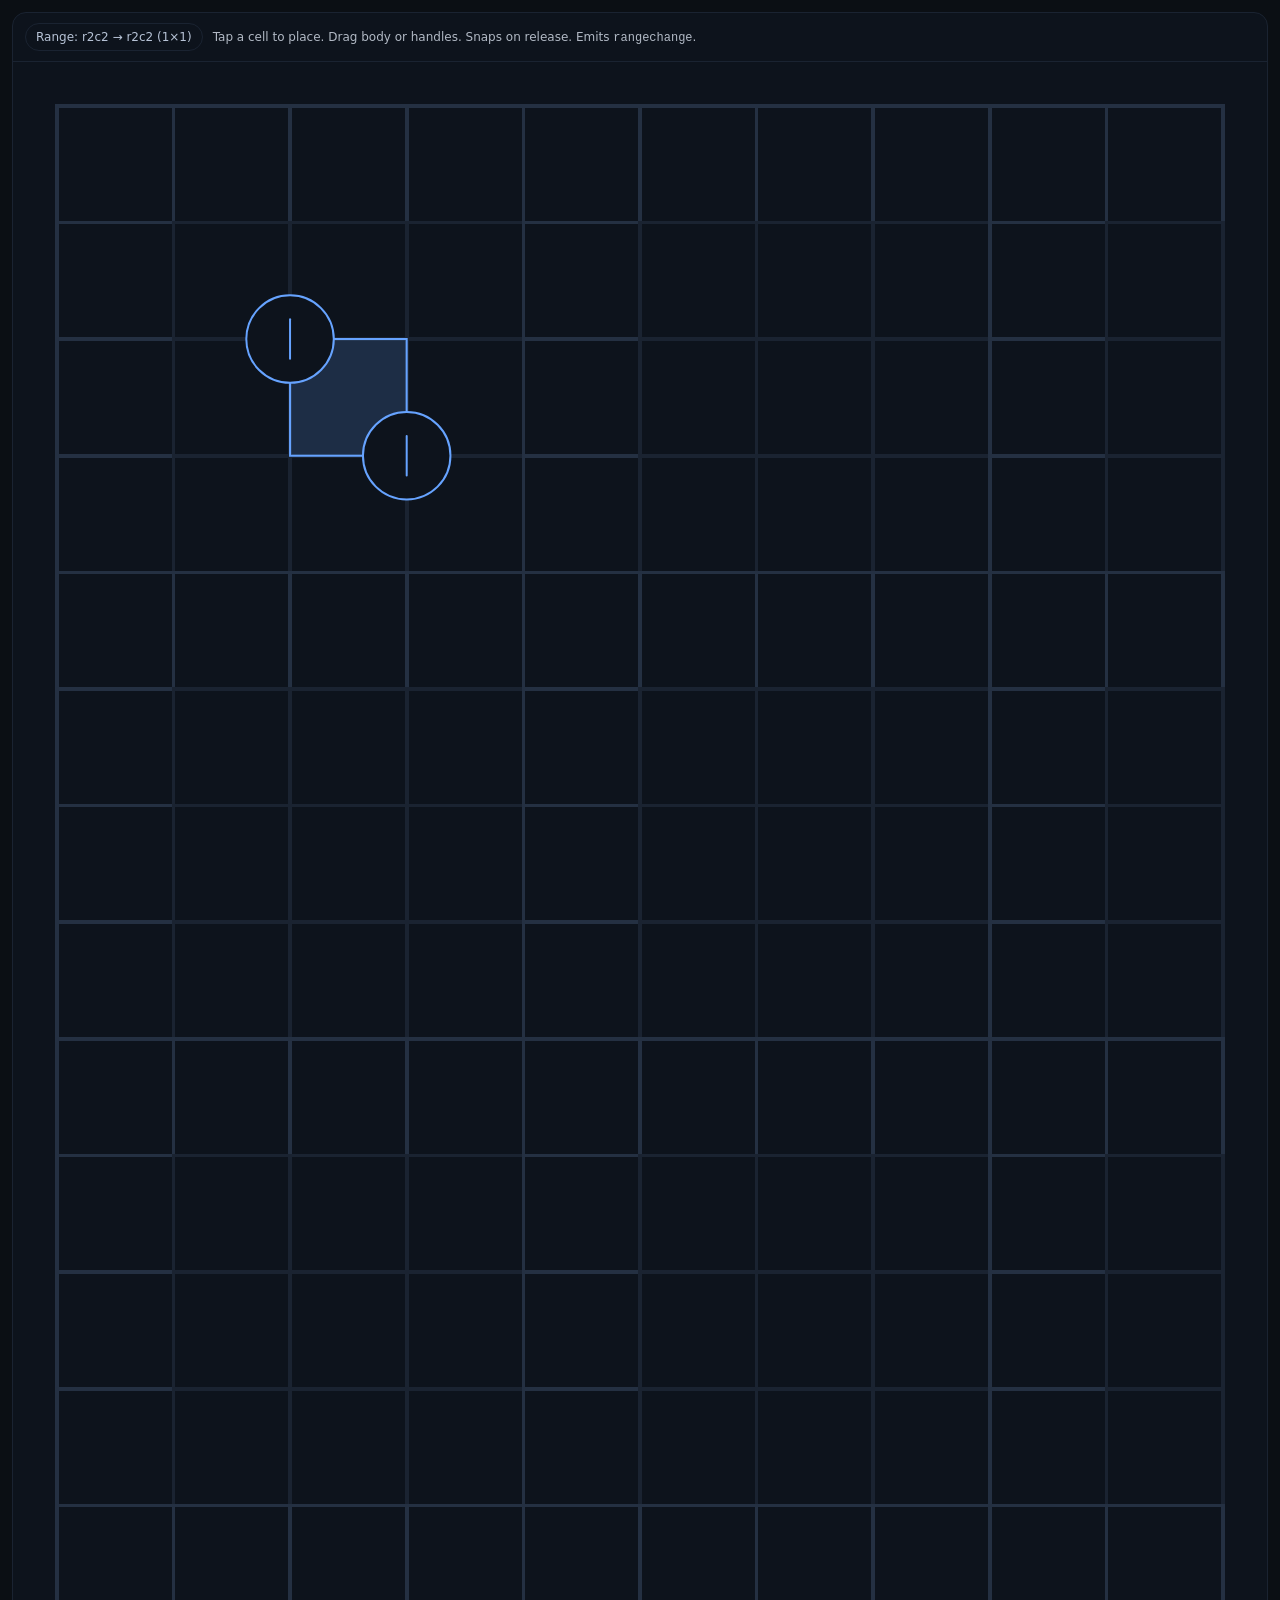
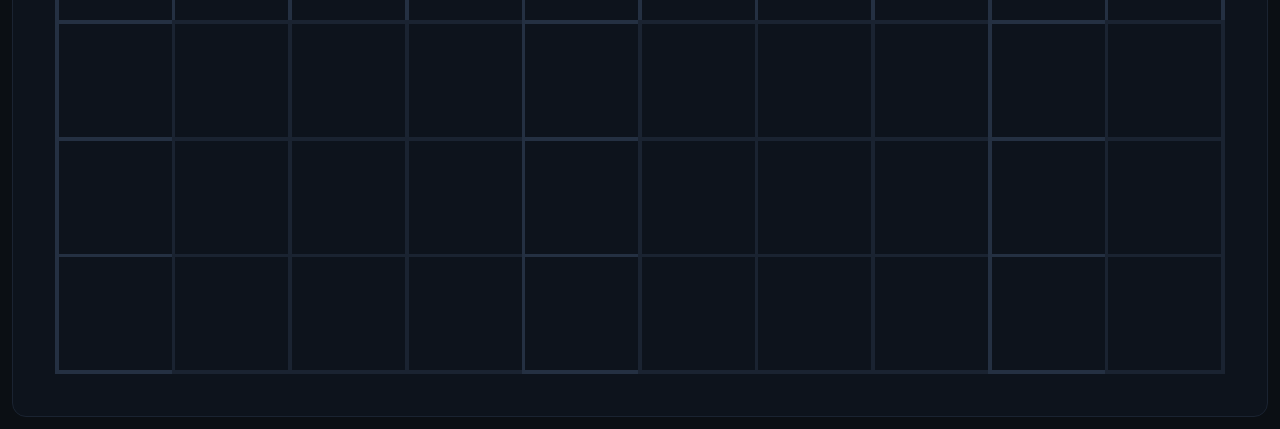
<file: gpt-tile-selector.html>
<!doctype html>
<html lang="en">

<head>
  <meta charset="utf-8" />
  <meta name="viewport" content="width=device-width,initial-scale=1,viewport-fit=cover" />
  <title>Mobile-first SVG Range Selector</title>
  <style>
    :root {
      --bg: #0b0f14;
      --grid: #243042;
      --grid2: #1a2331;
      --sel: #66a3ff;
      --selFill: rgba(102, 163, 255, .18);
    }
    
    body {
      margin: 0;
      background: var(--bg);
      color: #cfd7e3;
      font-family: system-ui, -apple-system, Segoe UI, Roboto, Arial, sans-serif;
    }
    
    .wrap {
      padding: 12px;
    }
    
    .card {
      border: 1px solid #1a2331;
      border-radius: 14px;
      overflow: hidden;
      background: #0d131c;
    }
    
    .header {
      display: flex;
      gap: 10px;
      align-items: center;
      padding: 10px 12px;
      border-bottom: 1px solid #1a2331;
    }
    
    .pill {
      font-size: 12px;
      padding: 6px 10px;
      border: 1px solid #1a2331;
      border-radius: 999px;
      color: #b7c3d6;
    }
    
    .note {
      font-size: 12px;
      opacity: .85;
    }
    
    svg {
      display: block;
      width: 100%;
      height: auto;
      touch-action: none;
      user-select: none;
      -webkit-user-select: none;
    }
    
    .tile {
      fill: transparent;
    }
    
    .tileStroke {
      stroke: var(--grid2);
      stroke-width: 1;
      shape-rendering: crispEdges;
    }
    
    .tileStroke.major {
      stroke: var(--grid);
    }
    
    .selRect {
      fill: var(--selFill);
      stroke: var(--sel);
      stroke-width: 2;
      vector-effect: non-scaling-stroke;
    }
    
    .handle {
      fill: #0d131c;
      stroke: var(--sel);
      stroke-width: 2;
      vector-effect: non-scaling-stroke;
    }
    
    .handleHit {
      fill: transparent;
    }
    
    .handleLine {
      stroke: var(--sel);
      stroke-width: 2;
      vector-effect: non-scaling-stroke;
      stroke-linecap: round;
    }
  </style>
</head>

<body>
  <div class="wrap">
    <div class="card">
      <div class="header">
        <div class="pill" id="rangeReadout">Range: —</div>
        <div class="note">Tap a cell to place. Drag body or handles. Snaps on release. Emits <code>rangechange</code>.</div>
      </div>
      <svg id="sheet" viewBox="0 0 360 520" aria-label="sheet"></svg>
    </div>
  </div>
  
  <script>
    /**
     * Mobile-first, Excel-style range selector on an SVG grid.
     * - Tap a cell to insert selector at 1x1.
     * - Drag body to move entire range.
     * - Drag start/end handles to resize; seamless inversion supported.
     * - Snaps to grid on drag end.
     * - Emits CustomEvent('rangechange', { detail: { start:{r,c}, end:{r,c} } })
     */
    
    class SvgRangeSelector {
      /**
       * @param {SVGSVGElement} svg
       * @param {{
       *  rows:number, cols:number,
       *  cellW:number, cellH:number,
       *  majorEvery?:number,
       *  handleRadius?:number,
       *  padding?:number,
       * }} opts
       */
      constructor(svg, opts) {
        this.svg = svg;
        this.opts = {
          majorEvery: 5,
          handleRadius: 12,
          padding: 10,
          ...opts,
        };
        
        this.rows = this.opts.rows;
        this.cols = this.opts.cols;
        this.cellW = this.opts.cellW;
        this.cellH = this.opts.cellH;
        
        // Range in cell coordinates (inclusive)
        this.range = {
          a: { r: 0, c: 0 }, // one corner
          b: { r: 0, c: 0 }, // opposite corner
        };
        
        // Drag state
        this.drag = {
          mode: null, // 'move' | 'a' | 'b'
          pointerId: null,
          startPt: null, // SVG pt at pointerdown
          startRange: null, // snapshot of range at pointerdown
          moveAnchor: null, // offset in cells for moving
        };
        
        this._build();
        this._bind();
        this.render();
      }
      
      // --- Public: set range via 1x1 cell insertion
      placeAtCell(r, c) {
        const rr = this._clamp(r, 0, this.rows - 1);
        const cc = this._clamp(c, 0, this.cols - 1);
        this.range.a = { r: rr, c: cc };
        this.range.b = { r: rr, c: cc };
        this.render();
        this._emit();
      }
      
      // --- Emit rangechange on drag end / placement
      _emit() {
        const { start, end } = this._normalizedRange();
        this.svg.dispatchEvent(
          new CustomEvent("rangechange", {
            detail: { start, end },
            bubbles: true,
            composed: true,
          })
        );
      }
      
      // --- Build SVG elements
      _build() {
        const svg = this.svg;
        
        // Size viewBox based on grid
        const w = this.opts.padding * 2 + this.cols * this.cellW;
        const h = this.opts.padding * 2 + this.rows * this.cellH;
        svg.setAttribute("viewBox", `0 0 ${w} ${h}`);
        
        // Root groups
        this.gGrid = this._el("g");
        this.gSel = this._el("g");
        
        svg.appendChild(this.gGrid);
        svg.appendChild(this.gSel);
        
        // Grid background rect (for hit, if needed)
        this.bg = this._el("rect", {
          x: 0,
          y: 0,
          width: w,
          height: h,
          fill: "transparent"
        });
        this.gGrid.appendChild(this.bg);
        
        // Grid tiles (for tap-to-place)
        this.tiles = [];
        for (let r = 0; r < this.rows; r++) {
          for (let c = 0; c < this.cols; c++) {
            const x = this._pxX(c);
            const y = this._pxY(r);
            
            // A transparent tile rect for pointer events
            const tile = this._el("rect", {
              x,
              y,
              width: this.cellW,
              height: this.cellH,
              class: "tile",
              "data-r": r,
              "data-c": c
            });
            
            // Stroke grid line (separate so tile remains transparent)
            const stroke = this._el("rect", {
              x,
              y,
              width: this.cellW,
              height: this.cellH,
              fill: "transparent",
              class: "tileStroke" + ((r % this.opts.majorEvery === 0 || c % this.opts.majorEvery === 0) ? " major" : "")
            });
            
            this.gGrid.appendChild(stroke);
            this.gGrid.appendChild(tile);
            this.tiles.push(tile);
          }
        }
        
        // Selection rect
        this.selRect = this._el("rect", { class: "selRect" });
        this.gSel.appendChild(this.selRect);
        
        // Handles: start (a) and end (b)
        this.handleA = this._makeHandle();
        this.handleB = this._makeHandle();
        this.gSel.appendChild(this.handleA.g);
        this.gSel.appendChild(this.handleB.g);
        
        // A hit rect to drag the entire selection (bigger finger target)
        this.selHit = this._el("rect", { fill: "transparent" });
        this.gSel.insertBefore(this.selHit, this.selRect);
        
        // Ensure selector is above grid
        this.gSel.style.pointerEvents = "auto";
      }
      
      _makeHandle() {
        const g = this._el("g");
        
        // Simple "drag glyph": vertical line
        const line = this._el("line", { class: "handleLine" });
        const circle = this._el("circle", { class: "handle" });
        
        // Larger invisible hit target for finger
        const hit = this._el("circle", { class: "handleHit" });
        
        g.appendChild(hit);
        g.appendChild(circle);
        g.appendChild(line);
        
        return { g, line, circle, hit };
      }
      
      // --- Bind pointer events (touch + mouse via Pointer Events)
      _bind() {
        // Tap a tile to place 1x1 selector
        for (const tile of this.tiles) {
          tile.addEventListener("pointerdown", (e) => {
            // If currently dragging something else, ignore
            if (this.drag.mode) return;
            
            const r = Number(tile.getAttribute("data-r"));
            const c = Number(tile.getAttribute("data-c"));
            
            // Place immediately on pointerdown for mobile feel
            this.placeAtCell(r, c);
            
            // Prevent background scroll on touch
            e.preventDefault();
          }, { passive: false });
        }
        
        // Drag selection body
        this.selHit.addEventListener("pointerdown", (e) => this._startDrag(e, "move"), { passive: false });
        this.selRect.addEventListener("pointerdown", (e) => this._startDrag(e, "move"), { passive: false });
        
        // Drag handles
        this.handleA.g.addEventListener("pointerdown", (e) => this._startDrag(e, "a"), { passive: false });
        this.handleB.g.addEventListener("pointerdown", (e) => this._startDrag(e, "b"), { passive: false });
        
        // Global move/up on SVG (captures outside handle region)
        this.svg.addEventListener("pointermove", (e) => this._onMove(e), { passive: false });
        this.svg.addEventListener("pointerup", (e) => this._endDrag(e), { passive: false });
        this.svg.addEventListener("pointercancel", (e) => this._endDrag(e), { passive: false });
        this.svg.addEventListener("lostpointercapture", (e) => this._endDrag(e), { passive: false });
      }
      
      _startDrag(e, mode) {
        e.preventDefault();
        
        // Only one pointer at a time
        if (this.drag.mode) return;
        
        this.drag.mode = mode;
        this.drag.pointerId = e.pointerId;
        this.svg.setPointerCapture?.(e.pointerId);
        
        const pt = this._toSvgPoint(e);
        this.drag.startPt = pt;
        this.drag.startRange = this._cloneRange(this.range);
        
        // For move, compute anchor offset in cell space to preserve grab point
        if (mode === "move") {
          const { start, end } = this._normalizedRangeFrom(this.drag.startRange);
          const rect = this._rectFor(start, end);
          // Convert pointer position into cell coords within rect (fractional)
          const fx = (pt.x - rect.x) / this.cellW;
          const fy = (pt.y - rect.y) / this.cellH;
          this.drag.moveAnchor = { fx, fy, w: (end.c - start.c + 1), h: (end.r - start.r + 1) };
        }
      }
      
      _onMove(e) {
        if (!this.drag.mode) return;
        if (e.pointerId !== this.drag.pointerId) return;
        e.preventDefault();
        
        const pt = this._toSvgPoint(e);
        
        if (this.drag.mode === "move") {
          this._dragMove(pt);
        } else if (this.drag.mode === "a") {
          this._dragHandle(pt, "a");
        } else if (this.drag.mode === "b") {
          this._dragHandle(pt, "b");
        }
        
        this.render(); // live feedback, no snapping until end
      }
      
      _endDrag(e) {
        if (!this.drag.mode) return;
        if (e.pointerId !== this.drag.pointerId) return;
        e.preventDefault();
        
        // Snap to grid on release (range is already in cell coords; ensure clamped + normalized)
        this._clampRangeInPlace();
        
        // Clear drag state
        this.drag.mode = null;
        this.drag.pointerId = null;
        this.drag.startPt = null;
        this.drag.startRange = null;
        this.drag.moveAnchor = null;
        
        this.render();
        this._emit();
      }
      
      _dragMove(pt) {
        const startRange = this.drag.startRange;
        const { start, end } = this._normalizedRangeFrom(startRange);
        const w = end.c - start.c + 1;
        const h = end.r - start.r + 1;
        
        // Anchor: maintain where you grabbed inside selection
        const anchor = this.drag.moveAnchor ?? { fx: 0.5, fy: 0.5, w, h };
        
        // Desired top-left in px
        const desiredX = pt.x - anchor.fx * this.cellW;
        const desiredY = pt.y - anchor.fy * this.cellH;
        
        // Convert to fractional cell top-left
        const fracC = (desiredX - this.opts.padding) / this.cellW;
        const fracR = (desiredY - this.opts.padding) / this.cellH;
        
        // For live drag, keep fractional by rounding to nearest cell boundary feel:
        // We keep it continuous but expressed as integer cell coords by nearest.
        let newStartC = Math.round(fracC);
        let newStartR = Math.round(fracR);
        
        // Clamp so selection stays within grid
        newStartC = this._clamp(newStartC, 0, this.cols - w);
        newStartR = this._clamp(newStartR, 0, this.rows - h);
        
        const newEndC = newStartC + w - 1;
        const newEndR = newStartR + h - 1;
        
        // Preserve orientation? Move should keep same shape; use normalized then set corners
        this.range.a = { r: newStartR, c: newStartC };
        this.range.b = { r: newEndR, c: newEndC };
      }
      
      _dragHandle(pt, which) {
        // Convert pointer to nearest cell for live feel (snaps on release anyway)
        const cell = this._pointToCell(pt.x, pt.y, /*nearest=*/ true);
        
        // Update chosen corner
        if (which === "a") this.range.a = cell;
        else this.range.b = cell;
        
        // Seamless inversion: nothing special needed besides allowing a/b to cross.
        // Rendering uses normalized range, so rectangle never flips weirdly.
      }
      
      // --- Rendering
      render() {
        const { start, end } = this._normalizedRange();
        
        // Update selection rect
        const rect = this._rectFor(start, end);
        this.selRect.setAttribute("x", rect.x);
        this.selRect.setAttribute("y", rect.y);
        this.selRect.setAttribute("width", rect.w);
        this.selRect.setAttribute("height", rect.h);
        
        // Update hit rect (slightly bigger for finger)
        const hitPad = 8;
        this.selHit.setAttribute("x", rect.x - hitPad);
        this.selHit.setAttribute("y", rect.y - hitPad);
        this.selHit.setAttribute("width", rect.w + hitPad * 2);
        this.selHit.setAttribute("height", rect.h + hitPad * 2);
        
        // Handles at two opposite corners (top-left == start, bottom-right == end)
        this._positionHandle(this.handleA, rect.x, rect.y);
        this._positionHandle(this.handleB, rect.x + rect.w, rect.y + rect.h);
        
        // Optional: readout demo
        const readout = document.getElementById("rangeReadout");
        if (readout) {
          readout.textContent =
            `Range: r${start.r}c${start.c} → r${end.r}c${end.c} (${end.r - start.r + 1}×${end.c - start.c + 1})`;
        }
      }
      
      _positionHandle(handle, x, y) {
        const r = this.opts.handleRadius;
        
        // Place circle centered on corner
        handle.circle.setAttribute("cx", x);
        handle.circle.setAttribute("cy", y);
        handle.circle.setAttribute("r", r);
        
        handle.hit.setAttribute("cx", x);
        handle.hit.setAttribute("cy", y);
        handle.hit.setAttribute("r", r * 1.8);
        
        // Drag glyph line inside circle
        handle.line.setAttribute("x1", x);
        handle.line.setAttribute("x2", x);
        handle.line.setAttribute("y1", y - r * 0.45);
        handle.line.setAttribute("y2", y + r * 0.45);
      }
      
      // --- Geometry helpers
      _pxX(c) { return this.opts.padding + c * this.cellW; }
      _pxY(r) { return this.opts.padding + r * this.cellH; }
      
      _rectFor(start, end) {
        const x = this._pxX(start.c);
        const y = this._pxY(start.r);
        const w = (end.c - start.c + 1) * this.cellW;
        const h = (end.r - start.r + 1) * this.cellH;
        // For handle placement at far corner, we want corner point exactly at rect boundary
        return { x, y, w, h };
      }
      
      _pointToCell(x, y, nearest) {
        const cRaw = (x - this.opts.padding) / this.cellW;
        const rRaw = (y - this.opts.padding) / this.cellH;
        
        let c = nearest ? Math.round(cRaw) : Math.floor(cRaw);
        let r = nearest ? Math.round(rRaw) : Math.floor(rRaw);
        
        c = this._clamp(c, 0, this.cols - 1);
        r = this._clamp(r, 0, this.rows - 1);
        return { r, c };
      }
      
      _toSvgPoint(e) {
        const svg = this.svg;
        const pt = svg.createSVGPoint();
        pt.x = e.clientX;
        pt.y = e.clientY;
        const ctm = svg.getScreenCTM();
        if (!ctm) return { x: 0, y: 0 };
        const inv = ctm.inverse();
        const sp = pt.matrixTransform(inv);
        return { x: sp.x, y: sp.y };
      }
      
      _normalizedRange() {
        return this._normalizedRangeFrom(this.range);
      }
      _normalizedRangeFrom(range) {
        const r1 = range.a.r,
          c1 = range.a.c;
        const r2 = range.b.r,
          c2 = range.b.c;
        const start = { r: Math.min(r1, r2), c: Math.min(c1, c2) };
        const end = { r: Math.max(r1, r2), c: Math.max(c1, c2) };
        return { start, end };
      }
      
      _clampRangeInPlace() {
        // range corners already integer; just clamp and keep inclusive
        this.range.a.r = this._clamp(this.range.a.r, 0, this.rows - 1);
        this.range.a.c = this._clamp(this.range.a.c, 0, this.cols - 1);
        this.range.b.r = this._clamp(this.range.b.r, 0, this.rows - 1);
        this.range.b.c = this._clamp(this.range.b.c, 0, this.cols - 1);
      }
      
      _cloneRange(r) {
        return { a: { r: r.a.r, c: r.a.c }, b: { r: r.b.r, c: r.b.c } };
      }
      
      _clamp(v, lo, hi) { return Math.max(lo, Math.min(hi, v)); }
      
      _el(tag, attrs = {}) {
        const el = document.createElementNS("http://www.w3.org/2000/svg", tag);
        for (const [k, v] of Object.entries(attrs)) el.setAttribute(k, String(v));
        return el;
      }
    }
    
    // --- Demo setup
    const svg = document.getElementById("sheet");
    
    // Pick a mobile-friendly cell size; feel free to change.
    const selector = new SvgRangeSelector(svg, {
      rows: 16,
      cols: 10,
      cellW: 32,
      cellH: 32,
      majorEvery: 4,
      handleRadius: 12,
      padding: 12,
    });
    
    // Listen for emitted range
    svg.addEventListener("rangechange", (e) => {
      // e.detail = { start:{r,c}, end:{r,c} }
      console.log("rangechange:", e.detail);
    });
    
    // Optional: start somewhere
    selector.placeAtCell(2, 2);
  </script>
</body>

</html>
</file>
